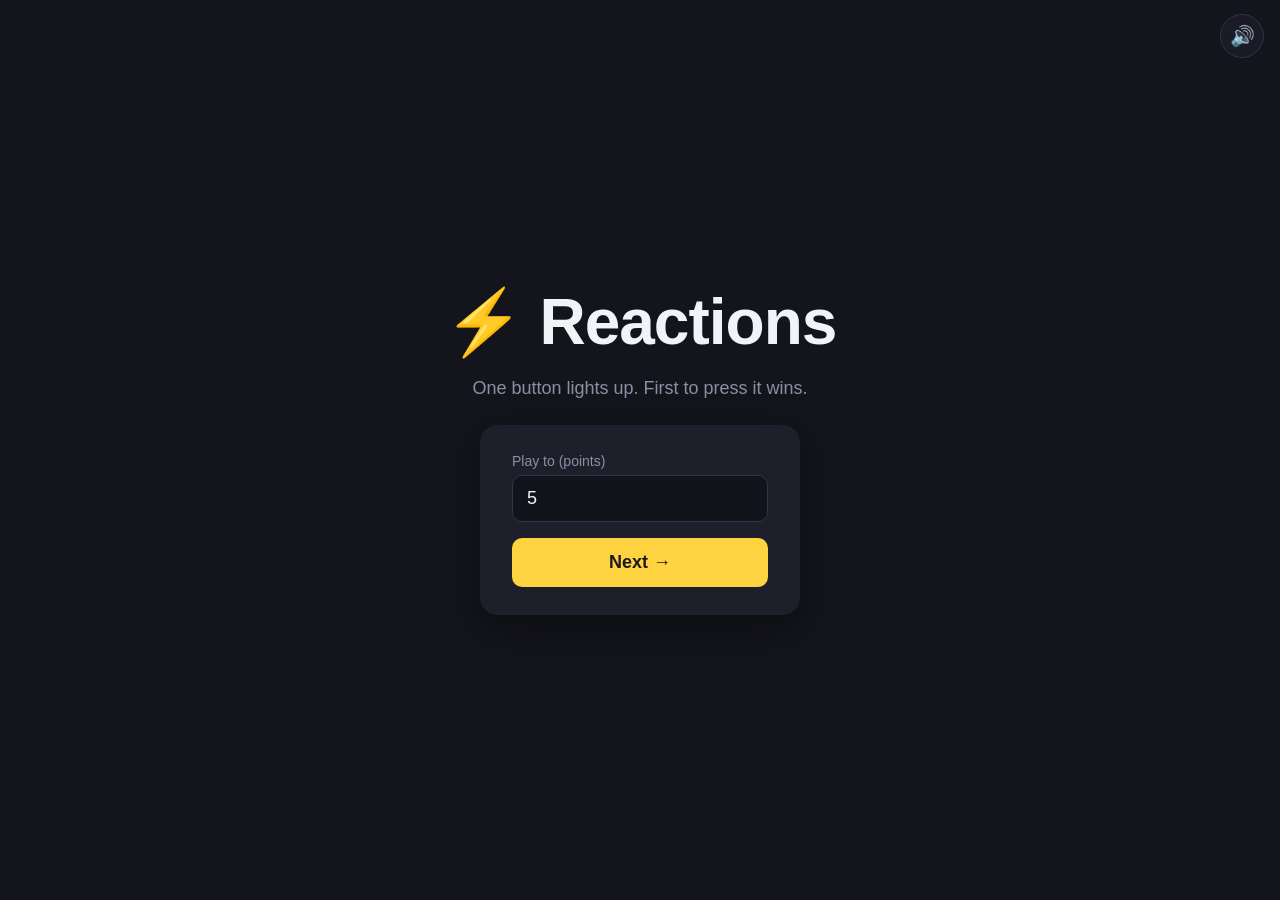
<file: reactions/index.html>
<!DOCTYPE html>
<html lang="en">
<head>
  <meta charset="UTF-8">
  <meta name="viewport" content="width=device-width, initial-scale=1.0">
  <title>Reactions</title>
  <link rel="stylesheet" href="styles.css">
</head>
<body>
  <button id="muteBtn" class="mute" title="Music on/off" aria-label="Music on/off">🔊</button>

  <div id="app" data-screen="setup">

    <!-- SETUP -->
    <section class="screen" data-screen="setup">
      <h1 class="logo">⚡ Reactions</h1>
      <p class="tagline">One button lights up. First to press it wins.</p>
      <div class="card">
        <label class="field">
          <span>Play to (points)</span>
          <input id="target" type="number" min="1" max="20" value="5" inputmode="numeric">
        </label>
        <button id="toLobby" class="btn-primary">Next &rarr;</button>
      </div>
    </section>

    <!-- LOBBY -->
    <section class="screen" data-screen="lobby">
      <h2 class="lobby-title">Who's playing?</h2>
      <p class="lobby-hint">Press <strong>any button</strong> on a controller to join. Tap a name to edit it.</p>
      <div class="lobby-list" id="lobbyList"></div>
      <p class="lobby-empty" id="lobbyEmpty">Waiting for players&hellip;</p>
      <div class="lobby-actions">
        <button id="lobbyBack" class="btn-ghost">&larr; Back</button>
        <button id="startGame" class="btn-primary" disabled>Start game</button>
      </div>
    </section>

    <!-- GAME -->
    <section class="screen" data-screen="game">
      <div class="scoreboard" id="scoreboard"></div>
      <div class="stage">
        <div class="play" id="playView">
          <div class="controller-big" id="ctrl"></div>
          <div class="status" id="status">Get ready&hellip;</div>
        </div>
        <div class="reveal" id="revealView" hidden>
          <div class="reveal-name" id="revealName">Player 1</div>
          <div class="reveal-ms" id="revealMs">312 ms</div>
        </div>
      </div>
    </section>

    <!-- MATCH OVER -->
    <section class="screen" data-screen="matchover">
      <div class="trophy">🏆</div>
      <h2 id="winnerName" class="winner-name">Player 1 wins!</h2>
      <div class="final-scores" id="finalScores"></div>
      <p class="hint">Press any button to play again</p>
      <button id="newPlayers" class="btn-ghost">New players</button>
    </section>

  </div>

  <script src="controller-svg.js"></script>
  <script src="gamepad.js"></script>
  <script src="controller.js"></script>
  <script src="game.js"></script>
</body>
</html>
</file>
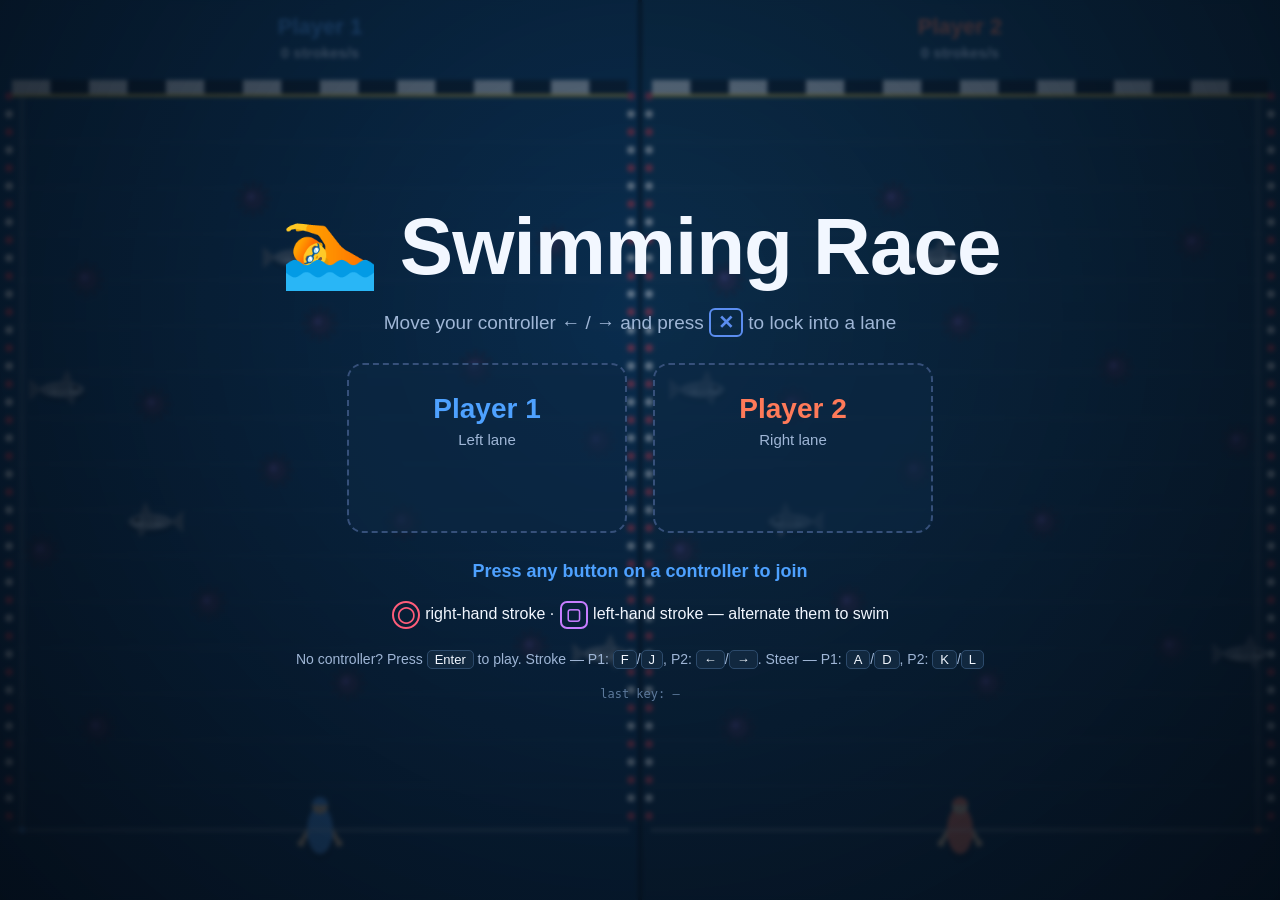
<file: swimming/index.html>
<!DOCTYPE html>
<html lang="en">
<head>
  <meta charset="UTF-8">
  <meta name="viewport" content="width=device-width, initial-scale=1.0">
  <title>Swimming Race</title>
  <link rel="stylesheet" href="styles.css">
</head>
<body>
  <canvas id="pool"></canvas>

  <!-- Lane select / join screen -->
  <div id="select" class="overlay">
    <h1 class="logo">🏊 Swimming Race</h1>
    <p class="sub">Move your controller <strong>←</strong> / <strong>→</strong> and press
      <span class="xkey">✕</span> to lock into a lane</p>

    <div class="lanes">
      <div class="lane-slot" id="slotLeft" data-side="0">
        <div class="lane-title">Player 1</div>
        <div class="lane-sub">Left lane</div>
        <div class="lane-tokens" id="tokensLeft"></div>
      </div>
      <div class="lane-slot" id="slotRight" data-side="1">
        <div class="lane-title">Player 2</div>
        <div class="lane-sub">Right lane</div>
        <div class="lane-tokens" id="tokensRight"></div>
      </div>
    </div>

    <p class="status-line" id="selectStatus">Press any button on a controller to join</p>
    <p class="controls"><span class="btn circle">◯</span> right-hand stroke ·
      <span class="btn square">▢</span> left-hand stroke — alternate them to swim</p>
    <p class="keys">No controller? Press <kbd>Enter</kbd> to play. Stroke — P1: <kbd>F</kbd>/<kbd>J</kbd>,
      P2: <kbd>←</kbd>/<kbd>→</kbd>. Steer — P1: <kbd>A</kbd>/<kbd>D</kbd>, P2: <kbd>K</kbd>/<kbd>L</kbd></p>
    <p class="keycode" id="keycode">last key: —</p>
  </div>

  <script src="gamepad.js"></script>
  <script src="game.js"></script>
</body>
</html>
</file>
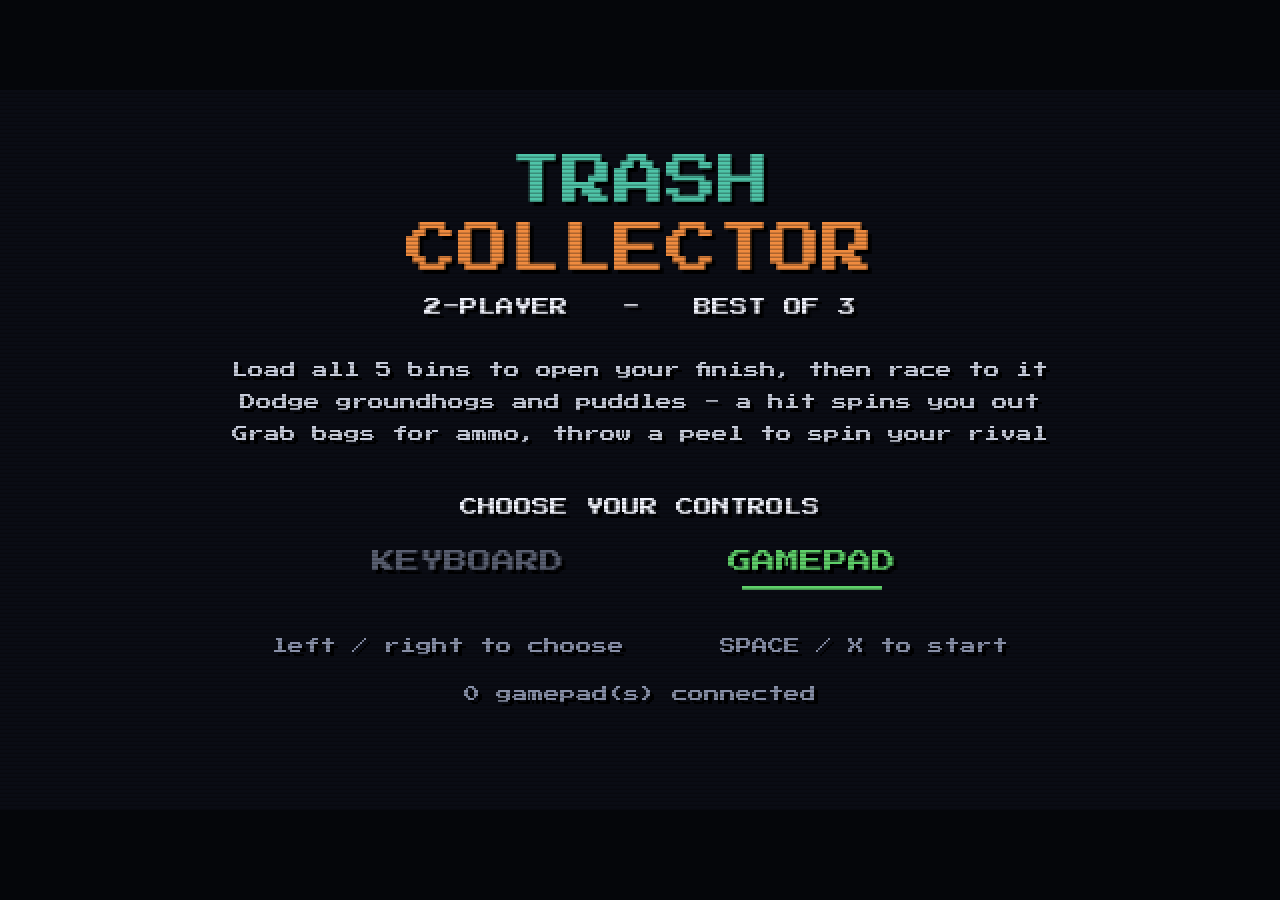
<file: trash-collector/index.html>
<!DOCTYPE html>
<html lang="en">
<head>
  <meta charset="UTF-8">
  <meta name="viewport" content="width=device-width, initial-scale=1.0">
  <title>Trash Collector</title>
  <link rel="preconnect" href="https://fonts.googleapis.com">
  <link rel="preconnect" href="https://fonts.gstatic.com" crossorigin>
  <link href="https://fonts.googleapis.com/css2?family=Press+Start+2P&display=swap" rel="stylesheet">
  <link rel="stylesheet" href="styles.css">
</head>
<body>
  <div id="stage">
    <canvas id="game" width="640" height="360"></canvas>
    <div id="scanlines"></div>
  </div>
  <script src="gamepad.js"></script>
  <script src="game.js"></script>
</body>
</html>
</file>
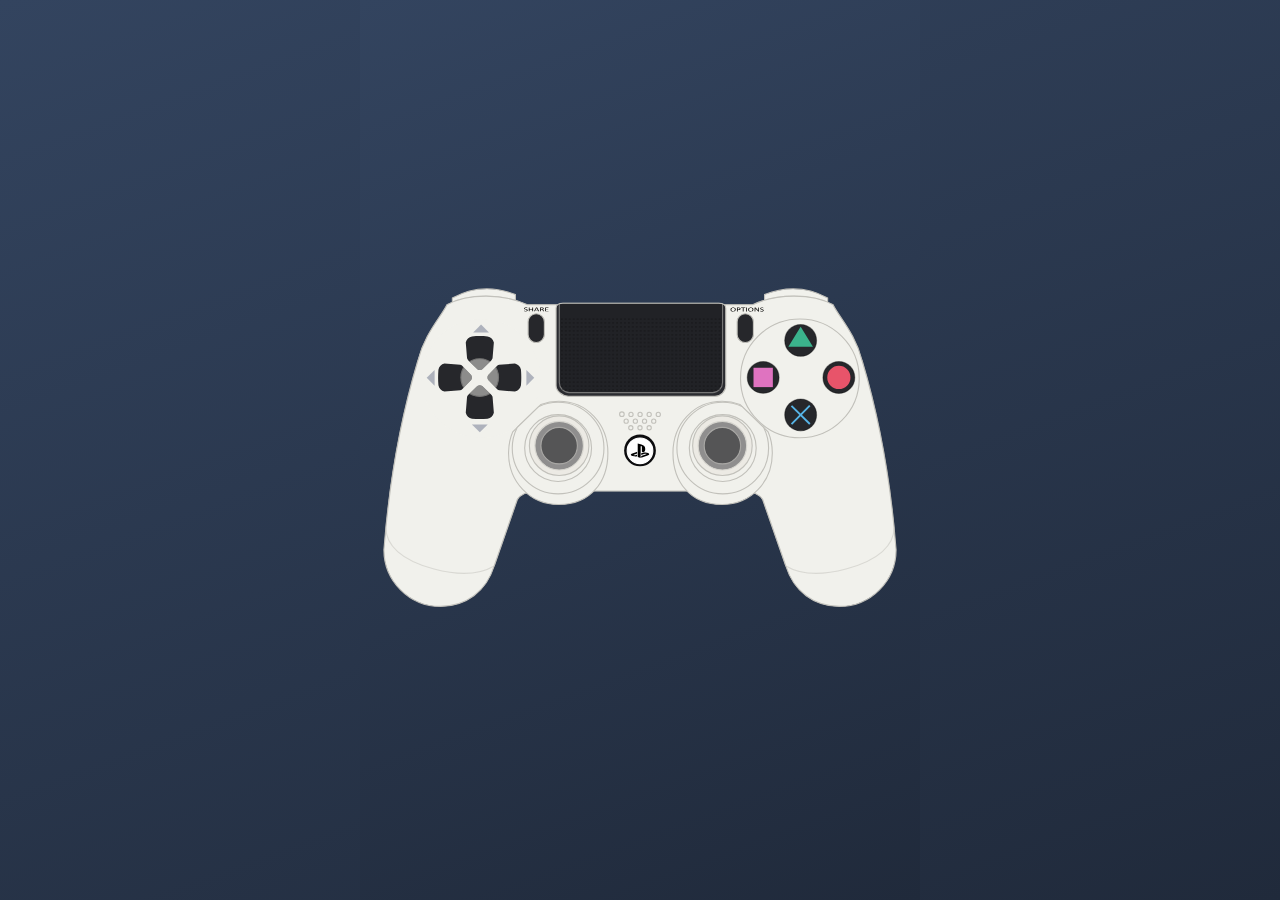
<file: reactions/preview.html>
<!DOCTYPE html>
<html>
<head>
<meta charset="utf-8">
<style>
  html,body{margin:0;height:100%;background:linear-gradient(160deg,#33445f,#202a3b);
    display:flex;align-items:center;justify-content:center;}
  #c{width:560px;}
</style>
</head>
<body>
  <div id="c"></div>
  <script src="controller-svg.js"></script>
  <script src="controller.js?v=5"></script>
  <script>Controller.build(document.getElementById('c'));</script>
</body>
</html>
</file>
<file: reactions/styles.css>
:root {
  --bg: #14151c;
  --bg2: #1d1f2b;
  --fg: #f2f3f7;
  --muted: #8b8fa3;
  --accent: #ffd23f;
  --win: #6bdc8a;
}

* { box-sizing: border-box; }
[hidden] { display: none !important; }

html, body {
  margin: 0;
  height: 100%;
  background: var(--bg);
  color: var(--fg);
  font-family: -apple-system, BlinkMacSystemFont, "Segoe UI", Helvetica, Arial, sans-serif;
  overflow: hidden;
  user-select: none;
}

#app { height: 100vh; width: 100vw; }

.screen { display: none; height: 100%; }
#app[data-screen="setup"]     .screen[data-screen="setup"],
#app[data-screen="lobby"]     .screen[data-screen="lobby"],
#app[data-screen="matchover"] .screen[data-screen="matchover"] {
  display: flex; flex-direction: column; align-items: center; justify-content: center; gap: 18px;
}
#app[data-screen="game"] .screen[data-screen="game"] { display: flex; flex-direction: column; }

/* mute */
.mute {
  position: fixed; top: 14px; right: 16px; z-index: 10;
  width: 44px; height: 44px; border-radius: 50%;
  border: 1px solid #31344a; background: rgba(29,31,43,.7);
  color: var(--fg); font-size: 20px; cursor: pointer;
}
.mute:hover { border-color: var(--accent); }

/* ---- setup ---- */
.logo { font-size: 64px; margin: 0; letter-spacing: -1px; }
.tagline { color: var(--muted); margin: 0 0 8px; font-size: 18px; }
.card {
  background: var(--bg2); border-radius: 18px; padding: 28px 32px;
  display: flex; flex-direction: column; gap: 16px; min-width: 320px;
  box-shadow: 0 12px 40px rgba(0,0,0,.4);
}
.field { display: flex; flex-direction: column; gap: 6px; font-size: 14px; color: var(--muted); }
.field input {
  background: #11121a; border: 1px solid #31344a; color: var(--fg);
  border-radius: 10px; padding: 12px 14px; font-size: 18px; outline: none;
}
.field input:focus { border-color: var(--accent); }
.btn-primary {
  background: var(--accent); color: #1a1a1a; border: none; border-radius: 10px;
  padding: 14px 20px; font-size: 18px; font-weight: 700; cursor: pointer;
}
.btn-primary:hover { filter: brightness(1.05); }
.btn-primary:disabled { opacity: .4; cursor: not-allowed; }
.btn-ghost {
  background: transparent; color: var(--muted); border: 1px solid #31344a;
  border-radius: 10px; padding: 12px 18px; font-size: 15px; cursor: pointer;
}
.btn-ghost:hover { color: var(--fg); }

/* ---- lobby ---- */
.lobby-title { font-size: 40px; margin: 0; }
.lobby-hint { color: var(--muted); font-size: 17px; margin: 0; }
.lobby-list { display: flex; flex-direction: column; gap: 10px; min-width: 360px; }
.lobby-row {
  display: flex; align-items: center; gap: 12px;
  background: var(--bg2); border-radius: 12px; padding: 10px 14px;
}
.lobby-row input {
  flex: 1; background: #11121a; border: 1px solid #31344a; color: var(--fg);
  border-radius: 8px; padding: 9px 12px; font-size: 17px; outline: none;
}
.lobby-row input:focus { border-color: var(--accent); }
.pctrl { color: var(--muted); font-size: 13px; }
.pdot { width: 16px; height: 16px; border-radius: 50%; flex: none; }
.lobby-empty { color: var(--muted); font-size: 15px; margin: 0; }
.lobby-actions { display: flex; gap: 12px; margin-top: 6px; }

/* ---- game: scoreboard ---- */
.scoreboard {
  display: flex; flex-wrap: wrap; gap: 10px; justify-content: center;
  padding: 14px 16px; border-bottom: 1px solid #23252f;
}
.chip {
  display: flex; align-items: center; gap: 9px;
  background: var(--bg2); border: 2px solid transparent;
  border-radius: 999px; padding: 7px 14px; font-size: 18px;
  transition: transform .15s, border-color .15s, background .15s;
}
.chip .cname { font-weight: 600; }
.chip .cscore { font-weight: 800; color: var(--accent); min-width: 14px; text-align: center; }
.chip.win { border-color: var(--pc); background: color-mix(in srgb, var(--pc) 22%, var(--bg2)); transform: scale(1.07); }

/* ---- game: stage ---- */
.stage { flex: 1; display: flex; align-items: center; justify-content: center; min-height: 0; padding: 16px; }
.play { display: flex; flex-direction: column; align-items: center; gap: 18px; }
.controller-big { width: min(58vw, 560px); }
.status { font-size: 34px; font-weight: 700; text-align: center; min-height: 42px; }
.status.go { color: var(--accent); font-size: 46px; animation: pop .15s ease; }
.status.count { color: var(--fg); font-size: 96px; line-height: 1; animation: pop .25s ease; }
@keyframes pop { from { transform: scale(.6); } to { transform: scale(1); } }

/* ---- game: reveal ---- */
.reveal { display: flex; flex-direction: column; align-items: center; justify-content: center; gap: 10px; animation: pop .2s ease; }
.reveal-name { font-size: clamp(48px, 9vw, 120px); font-weight: 800; line-height: 1; }
.reveal-ms { font-size: clamp(28px, 4vw, 52px); font-weight: 700; color: var(--accent); }

/* ---- match over ---- */
.trophy { font-size: 90px; }
.winner-name { font-size: 52px; margin: 0; }
.final-scores { display: flex; flex-direction: column; gap: 8px; min-width: 300px; }
.fs-row { display: flex; align-items: center; gap: 12px; background: var(--bg2); border-radius: 10px; padding: 10px 16px; font-size: 20px; }
.fs-name { flex: 1; }
.fs-score { font-weight: 800; color: var(--accent); }
.hint { color: var(--muted); font-size: 18px; margin: 4px 0 12px; }

/* ---- controller artwork + button highlight ---- */
.pad-wrap { position: relative; width: 100%; }
.pad-svg { width: 100%; height: auto; display: block; transition: filter .12s; }
.glows { position: absolute; inset: 0; pointer-events: none; }
.glow {
  position: absolute; width: 11%; aspect-ratio: 1; border-radius: 50%;
  transform: translate(-50%, -50%) scale(.6);
  background: radial-gradient(circle, #fff 0%, var(--glow) 55%, transparent 75%);
  border: 2px solid rgba(255,255,255,.85);
  opacity: 0;
}
.glow.flash {
  opacity: 1;
  box-shadow: 0 0 16px 4px var(--glow);
  animation: glowpulse .5s ease-in-out infinite alternate;
}
@keyframes glowpulse {
  from { transform: translate(-50%, -50%) scale(.92); }
  to   { transform: translate(-50%, -50%) scale(1.12); }
}
/* dim the controller slightly while one button is lit so it pops */
.pad-wrap:has(.glow.flash) .pad-svg { filter: brightness(.82); }
</file>
<file: swimming/styles.css>
:root {
  --fg: #f2f7ff;
  --muted: #9fb6d6;
  --p1: #4ea1ff;
  --p2: #ff7a59;
  --circle: #ff5d7a;
  --square: #c77dff;
}

* { box-sizing: border-box; }

html, body {
  margin: 0;
  height: 100%;
  background: #06121f;
  color: var(--fg);
  font-family: -apple-system, BlinkMacSystemFont, "Segoe UI", Helvetica, Arial, sans-serif;
  overflow: hidden;
  user-select: none;
}

#pool { display: block; width: 100vw; height: 100vh; }

/* overlay (lane select; in-race UI is drawn on the canvas) */
.overlay {
  position: fixed;
  inset: 0;
  display: flex;
  flex-direction: column;
  align-items: center;
  justify-content: center;
  gap: 14px;
  text-align: center;
  padding: 24px;
  background: radial-gradient(circle at 50% 35%, rgba(10,40,70,.62), rgba(4,12,22,.93));
  backdrop-filter: blur(2px);
}
.overlay.hidden { display: none; }

.logo { font-size: clamp(38px, 7vw, 80px); margin: 0; letter-spacing: -1px; }
.sub { color: var(--muted); margin: 0 0 6px; font-size: clamp(14px, 2.2vw, 19px); }
.xkey {
  display: inline-block; min-width: 26px; padding: 1px 7px;
  border: 2px solid #5b8def; border-radius: 6px; color: #5b8def; font-weight: 700;
}

/* lane slots */
.lanes { display: flex; gap: 26px; margin: 6px 0; flex-wrap: wrap; justify-content: center; }
.lane-slot {
  width: 280px; min-height: 170px;
  border: 2px dashed #36507a; border-radius: 16px;
  background: rgba(13,40,68,.55);
  display: flex; flex-direction: column; align-items: center; justify-content: center;
  gap: 6px; padding: 20px;
  transition: border-color .15s, box-shadow .15s, background .15s;
}
#slotLeft  { --accent: var(--p1); }
#slotRight { --accent: var(--p2); }
.lane-slot.locked {
  border-style: solid; border-color: var(--accent);
  box-shadow: 0 0 26px color-mix(in srgb, var(--accent) 35%, transparent);
  background: color-mix(in srgb, var(--accent) 12%, rgba(13,40,68,.55));
}
.lane-title { font-size: 28px; font-weight: 800; color: var(--accent); }
.lane-sub { font-size: 15px; color: var(--muted); }
.lane-tokens { display: flex; flex-wrap: wrap; gap: 10px; justify-content: center; min-height: 42px; margin-top: 6px; }

.token {
  display: inline-flex; align-items: center; gap: 5px;
  font-size: 22px; font-weight: 700;
  padding: 6px 12px; border-radius: 999px;
  border: 2px solid var(--c); color: var(--c);
  background: color-mix(in srgb, var(--c) 14%, transparent);
}
.token b { font-size: 15px; }
.token.locked { background: var(--c); color: #06121f; }

.status-line { color: var(--p1); font-size: 18px; margin: 8px 0 0; min-height: 22px; font-weight: 600; }
.controls { color: var(--fg); font-size: 16px; margin: 4px 0 0; }
.keys { color: var(--muted); font-size: 14px; margin: 8px 0 0; }
.keycode { color: #5d7a9c; font-size: 12px; margin: 6px 0 0; font-family: ui-monospace, Menlo, monospace; }

.btn {
  display: inline-flex; align-items: center; justify-content: center;
  width: 28px; height: 28px; border-radius: 50%;
  border: 2px solid currentColor; font-weight: 700; vertical-align: middle; margin: 0 1px;
}
.btn.circle { color: var(--circle); }
.btn.square { color: var(--square); border-radius: 7px; }

kbd {
  background: #11283f; border: 1px solid #2c4a6b;
  border-radius: 5px; padding: 1px 7px; font-family: inherit; font-size: 13px; color: var(--fg);
}
</file>
<file: trash-collector/styles.css>
* { margin: 0; padding: 0; box-sizing: border-box; }

html, body {
  width: 100%;
  height: 100%;
  background: #05060a;
  overflow: hidden;
  font-family: 'Press Start 2P', monospace;
}

#stage {
  position: fixed;
  inset: 0;
  display: flex;
  align-items: center;
  justify-content: center;
}

/* The canvas renders at 640x360 internally and is scaled up by JS.
   Pixelated keeps the 8-bit chunkiness instead of smoothing. */
#game {
  image-rendering: pixelated;
  image-rendering: crisp-edges;
  background: #000;
  display: block;
}

/* CRT scanline overlay sized to match the scaled canvas (positioned by JS). */
#scanlines {
  position: absolute;
  pointer-events: none;
  background: repeating-linear-gradient(
    to bottom,
    rgba(0, 0, 0, 0) 0px,
    rgba(0, 0, 0, 0) 2px,
    rgba(0, 0, 0, 0.28) 3px,
    rgba(0, 0, 0, 0.28) 4px
  );
  mix-blend-mode: multiply;
}
</file>
